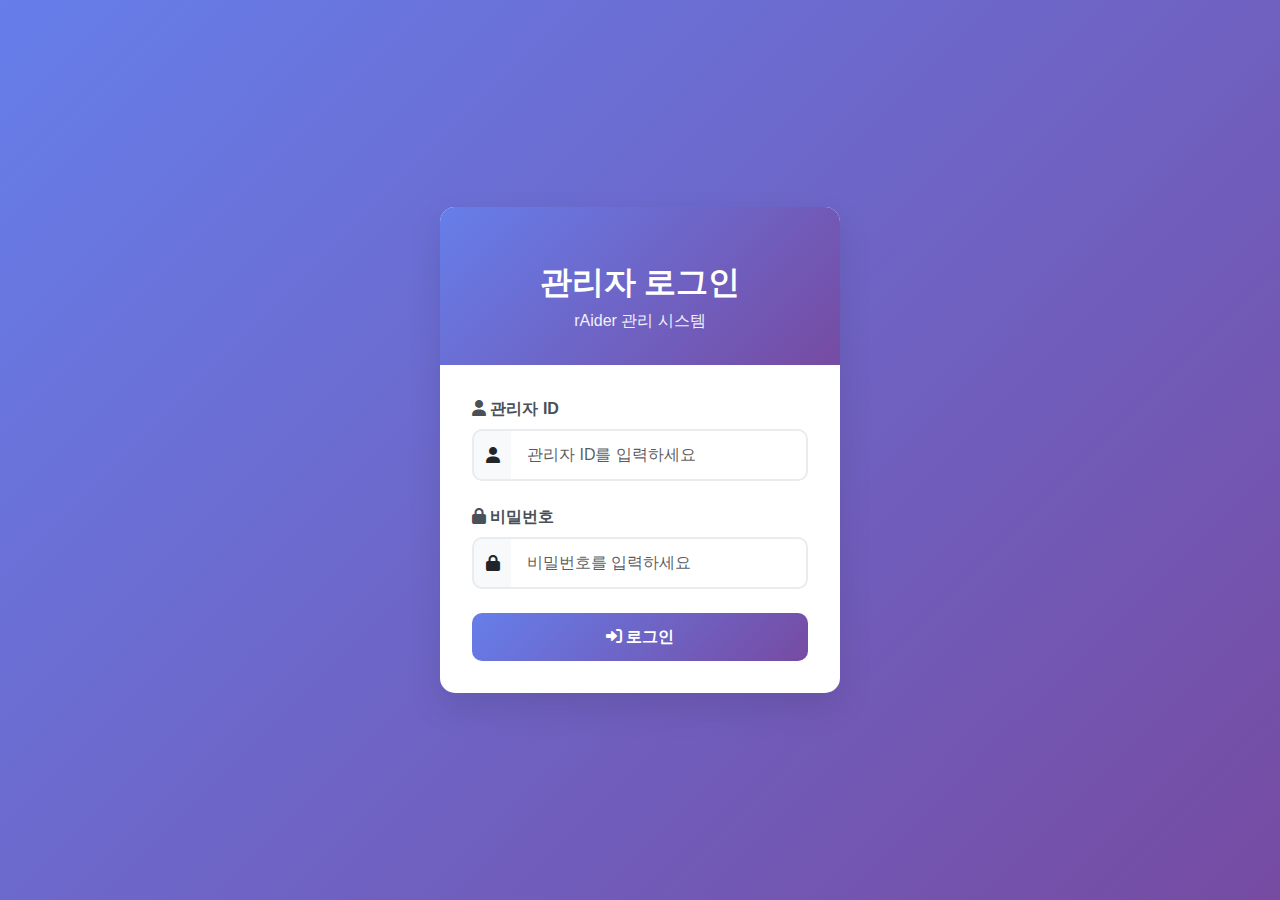
<file: templates/login.html>
<!DOCTYPE html>
<html lang="ko">
<head>
    <meta charset="UTF-8">
    <meta name="viewport" content="width=device-width, initial-scale=1.0">
    <title>관리자 로그인 - rAider 관리자</title>
    <link href="https://cdn.jsdelivr.net/npm/bootstrap@5.1.3/dist/css/bootstrap.min.css" rel="stylesheet">
    <link href="https://cdnjs.cloudflare.com/ajax/libs/font-awesome/6.0.0/css/all.min.css" rel="stylesheet">
    <style>
        body {
            background: linear-gradient(135deg, #667eea 0%, #764ba2 100%);
            min-height: 100vh;
            display: flex;
            align-items: center;
            justify-content: center;
            font-family: 'Segoe UI', Tahoma, Geneva, Verdana, sans-serif;
        }
        
        .login-container {
            background: white;
            border-radius: 15px;
            box-shadow: 0 15px 35px rgba(0, 0, 0, 0.1);
            overflow: hidden;
            width: 100%;
            max-width: 400px;
        }
        
        .login-header {
            background: linear-gradient(135deg, #667eea 0%, #764ba2 100%);
            color: white;
            padding: 2rem;
            text-align: center;
        }
        
        .login-header h2 {
            margin: 0;
            font-weight: 600;
        }
        
        .login-header p {
            margin: 0.5rem 0 0 0;
            opacity: 0.9;
        }
        
        .login-body {
            padding: 2rem;
        }
        
        .form-group {
            margin-bottom: 1.5rem;
        }
        
        .form-label {
            font-weight: 600;
            color: #495057;
            margin-bottom: 0.5rem;
        }
        
        .form-control {
            border: 2px solid #e9ecef;
            border-radius: 10px;
            padding: 0.75rem 1rem;
            font-size: 1rem;
            transition: all 0.3s ease;
        }
        
        .form-control:focus {
            border-color: #667eea;
            box-shadow: 0 0 0 0.2rem rgba(102, 126, 234, 0.25);
        }
        
        .input-group-text {
            background: #f8f9fa;
            border: 2px solid #e9ecef;
            border-right: none;
            border-radius: 10px 0 0 10px;
        }
        
        .input-group .form-control {
            border-left: none;
            border-radius: 0 10px 10px 0;
        }
        
        .btn-login {
            background: linear-gradient(135deg, #667eea 0%, #764ba2 100%);
            border: none;
            border-radius: 10px;
            padding: 0.75rem 2rem;
            font-weight: 600;
            font-size: 1rem;
            width: 100%;
            transition: all 0.3s ease;
        }
        
        .btn-login:hover {
            transform: translateY(-2px);
            box-shadow: 0 5px 15px rgba(102, 126, 234, 0.4);
        }
        
        .alert {
            border-radius: 10px;
            border: none;
        }
        
        .loading {
            display: none;
        }
        
        .spinner-border-sm {
            width: 1rem;
            height: 1rem;
        }
    </style>
</head>
<body>
    <div class="login-container">
        <div class="login-header">
            <i class="fas fa-scooter fa-3x mb-3"></i>
            <h2>관리자 로그인</h2>
            <p>rAider 관리 시스템</p>
        </div>
        
        <div class="login-body">
            <div id="alert-container"></div>
            
            <form id="loginForm">
                <div class="form-group">
                    <label for="manager_id" class="form-label">
                        <i class="fas fa-user"></i> 관리자 ID
                    </label>
                    <div class="input-group">
                        <span class="input-group-text">
                            <i class="fas fa-user"></i>
                        </span>
                        <input type="text" class="form-control" id="manager_id" name="manager_id" 
                               placeholder="관리자 ID를 입력하세요" required>
                    </div>
                </div>
                
                <div class="form-group">
                    <label for="manager_pw" class="form-label">
                        <i class="fas fa-lock"></i> 비밀번호
                    </label>
                    <div class="input-group">
                        <span class="input-group-text">
                            <i class="fas fa-lock"></i>
                        </span>
                        <input type="password" class="form-control" id="manager_pw" name="manager_pw" 
                               placeholder="비밀번호를 입력하세요" required>
                    </div>
                </div>
                
                <button type="submit" class="btn btn-primary btn-login">
                    <span class="login-text">
                        <i class="fas fa-sign-in-alt"></i> 로그인
                    </span>
                    <span class="loading">
                        <span class="spinner-border spinner-border-sm" role="status"></span>
                        로그인 중...
                    </span>
                </button>
            </form>
        </div>
    </div>

    <script src="https://cdn.jsdelivr.net/npm/bootstrap@5.1.3/dist/js/bootstrap.bundle.min.js"></script>
    <script src="https://code.jquery.com/jquery-3.6.0.min.js"></script>
    <script>
        $(document).ready(function() {
            $('#loginForm').on('submit', function(e) {
                e.preventDefault();
                
                const managerId = $('#manager_id').val().trim();
                const managerPw = $('#manager_pw').val().trim();
                
                if (!managerId || !managerPw) {
                    showAlert('관리자 ID와 비밀번호를 모두 입력해주세요.', 'warning');
                    return;
                }
                
                // 로딩 상태 표시
                $('.login-text').hide();
                $('.loading').show();
                $('button[type="submit"]').prop('disabled', true);
                
                // 로그인 요청
                $.ajax({
                    url: '/api/admin/login',
                    method: 'POST',
                    contentType: 'application/json',
                    data: JSON.stringify({
                        manager_id: managerId,
                        manager_pw: managerPw
                    }),
                    success: function(response) {
                        if (response.success) {
                            showAlert('로그인 성공! 관리자 페이지로 이동합니다.', 'success');
                            setTimeout(function() {
                                window.location.href = response.redirect_url || '/dashboard';
                            }, 1000);
                        } else {
                            showAlert(response.message || '로그인에 실패했습니다.', 'danger');
                        }
                    },
                    error: function(xhr) {
                        const response = xhr.responseJSON;
                        const message = response ? response.message : '서버 오류가 발생했습니다.';
                        showAlert(message, 'danger');
                    },
                    complete: function() {
                        // 로딩 상태 해제
                        $('.login-text').show();
                        $('.loading').hide();
                        $('button[type="submit"]').prop('disabled', false);
                    }
                });
            });
            
            // Enter 키로 로그인
            $('#manager_pw').on('keypress', function(e) {
                if (e.which === 13) {
                    $('#loginForm').submit();
                }
            });
        });
        
        function showAlert(message, type) {
            const alertHtml = `
                <div class="alert alert-${type} alert-dismissible fade show" role="alert">
                    <i class="fas fa-${type === 'success' ? 'check-circle' : type === 'warning' ? 'exclamation-triangle' : 'times-circle'}"></i>
                    ${message}
                    <button type="button" class="btn-close" data-bs-dismiss="alert"></button>
                </div>
            `;
            $('#alert-container').html(alertHtml);
        }
    </script>
</body>
</html>
</file>
